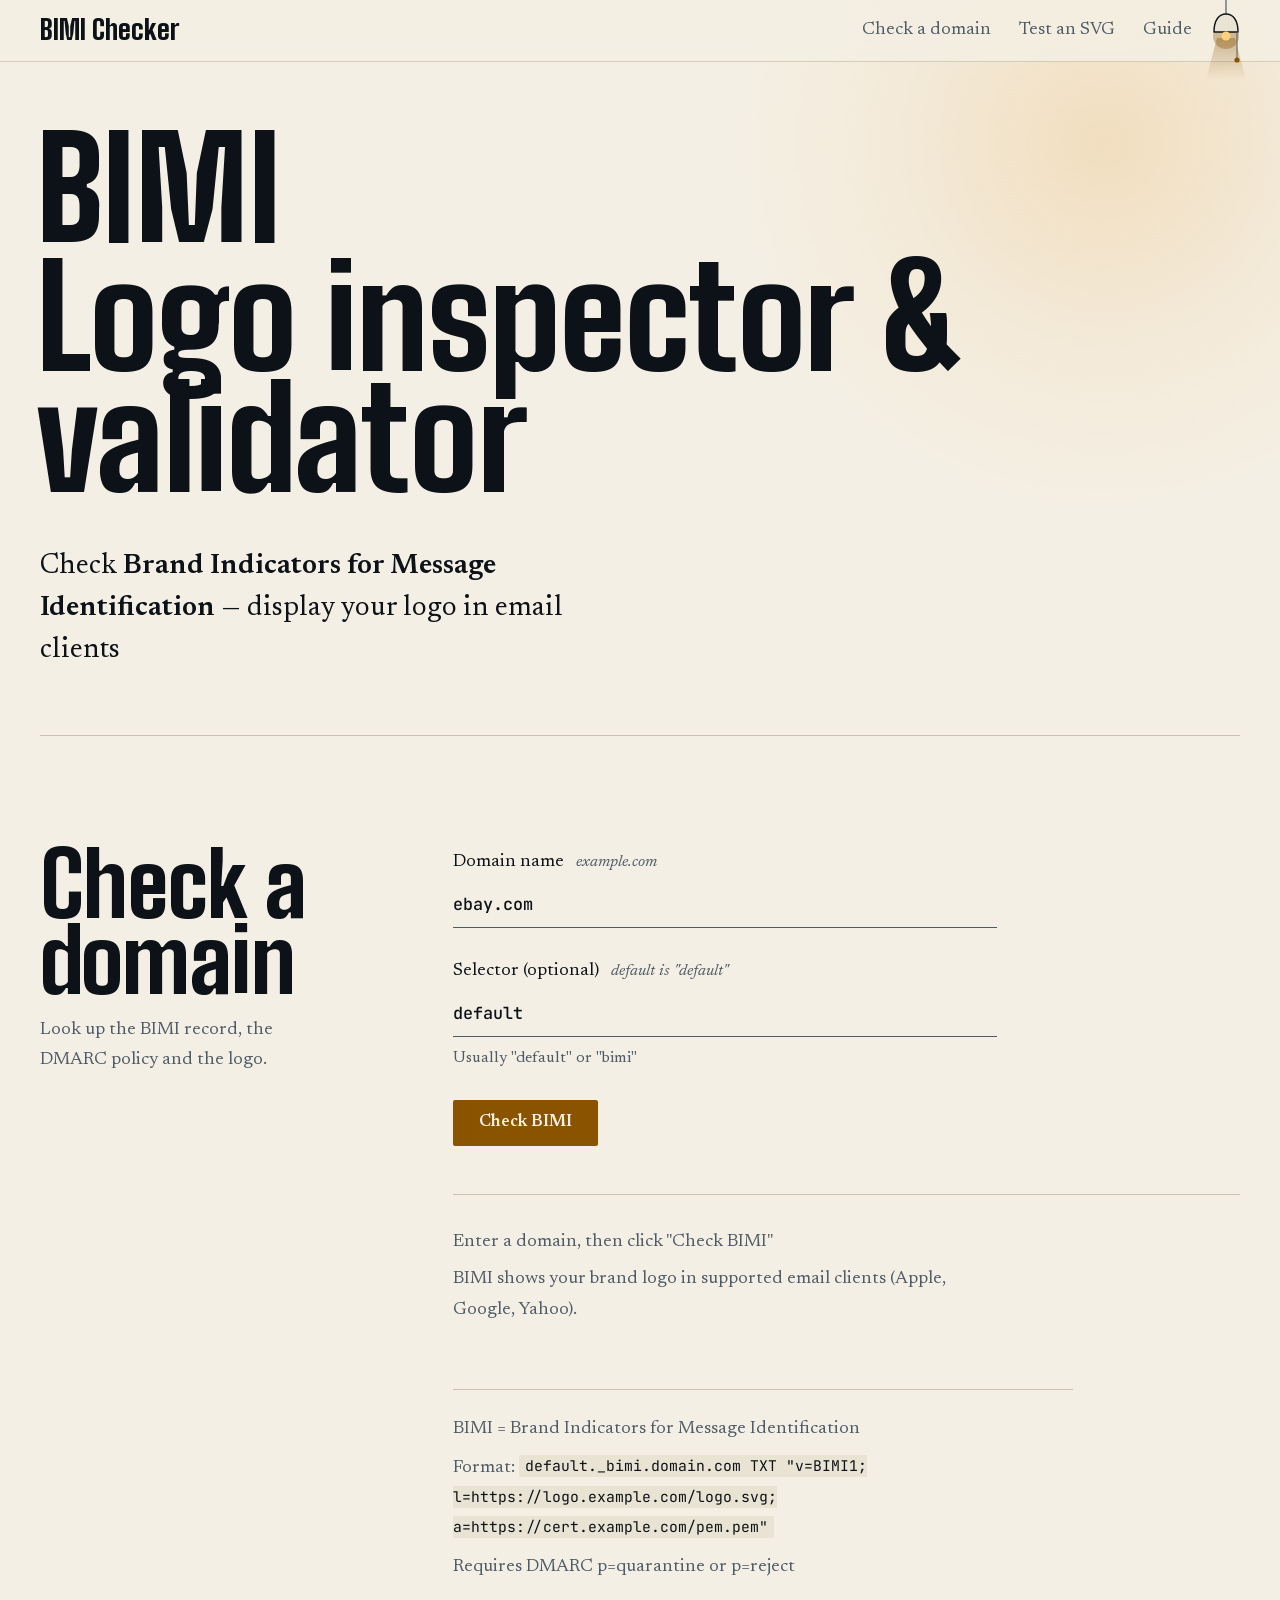
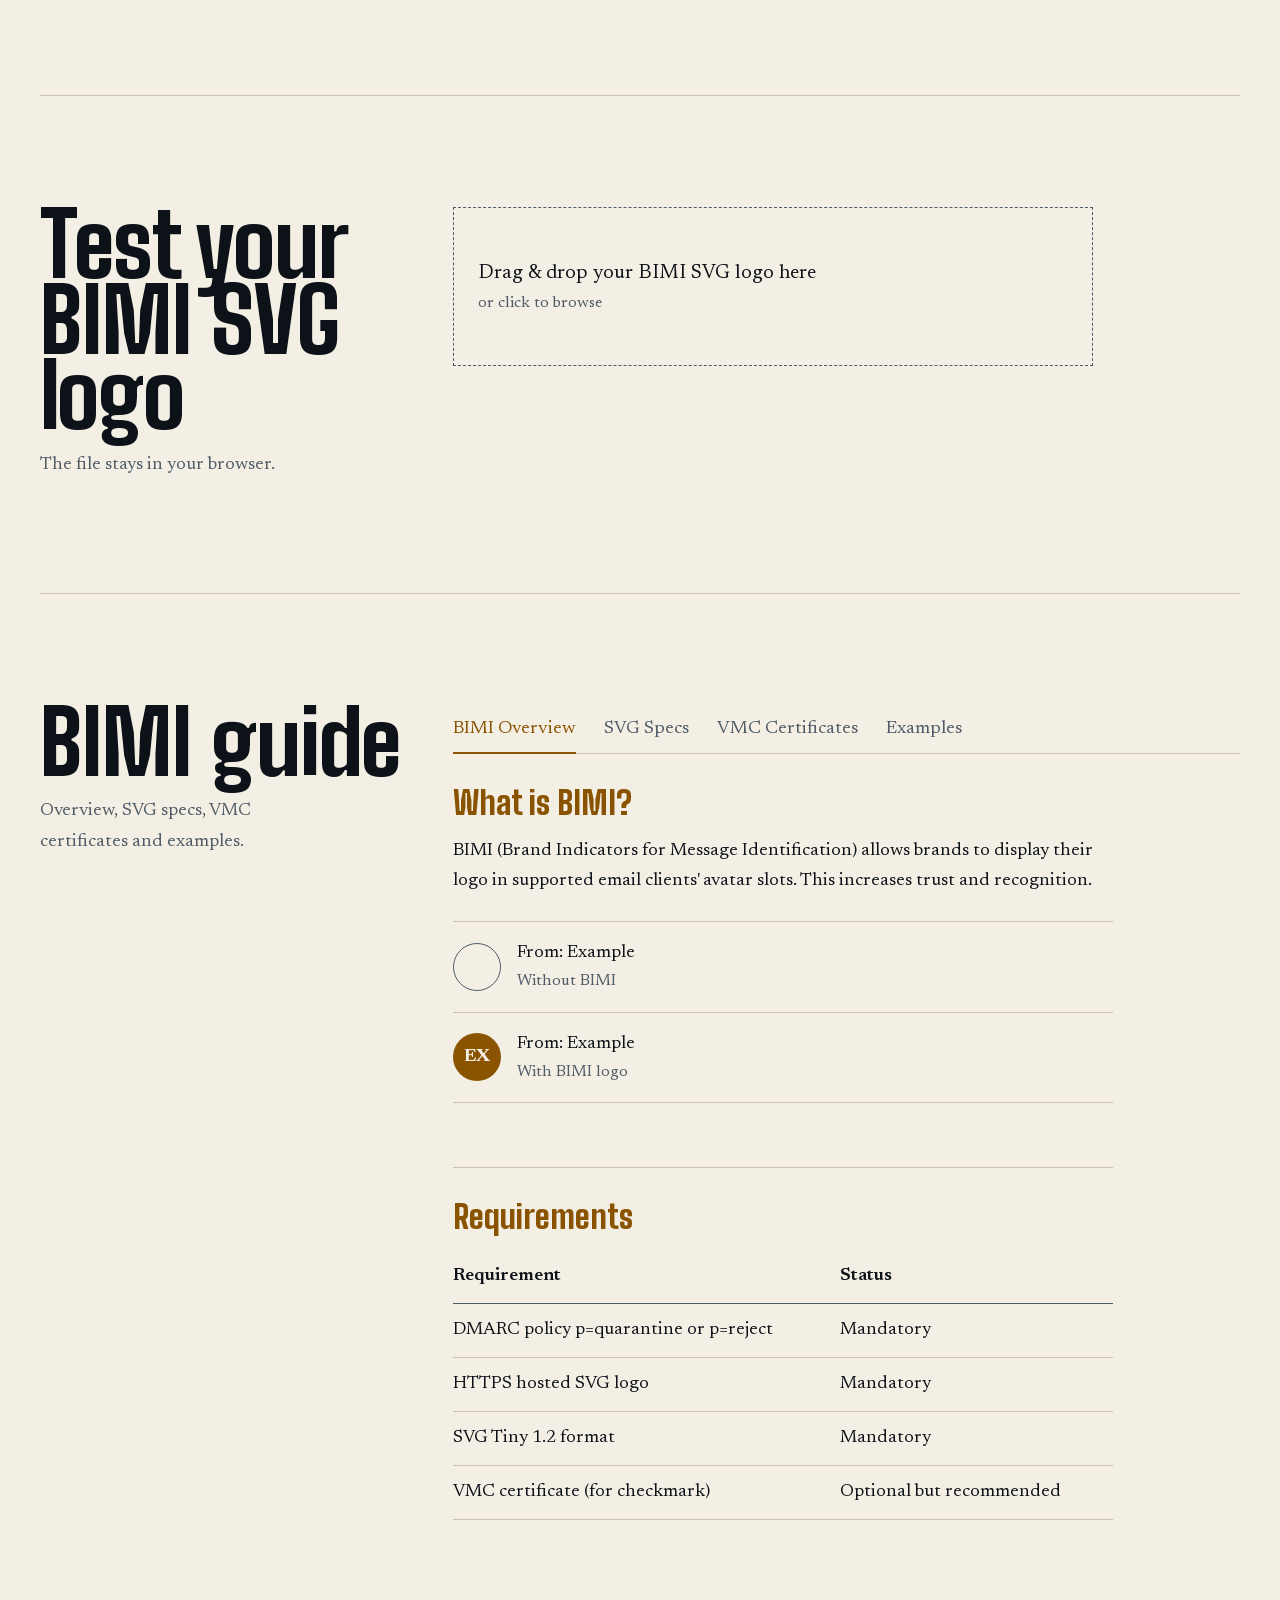
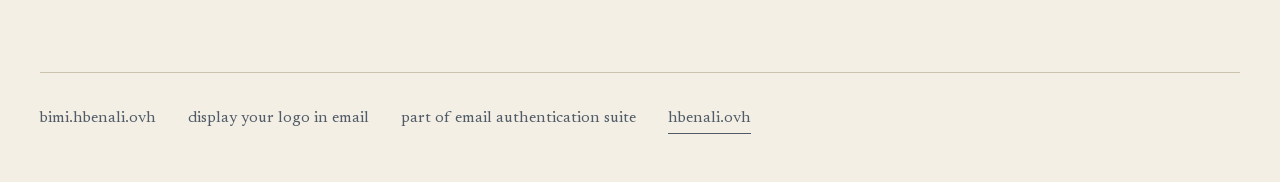
<file: index.html>
<!DOCTYPE html>
<html lang="en">
<head>
  <meta charset="UTF-8">
  <meta name="viewport" content="width=device-width, initial-scale=1.0">
  <title>BIMI Checker — Logo Inspector & DMARC/BIMI Record Validator</title>
  <meta name="description" content="Free BIMI record checker. Instantly validate any domain's BIMI DNS record, check DMARC policy, preview the brand logo, and inspect VMC certificate details — all in your browser.">
  <meta name="robots" content="index, follow">
  <link rel="canonical" href="https://bimi.hbenali.ovh/">

  <!-- Security (static hosting: no custom HTTP headers, so CSP/referrer are set here; X-Frame-Options/X-Content-Type-Options need a real header and aren't achievable via meta) -->
  <!-- img-src stays open to https: because BIMI logos are hosted at whatever domain the record points to -->
  <meta http-equiv="Content-Security-Policy" content="default-src 'self'; script-src 'self'; style-src 'self'; font-src 'self'; img-src 'self' data: https:; connect-src 'self' https://dns.google; object-src 'none'; base-uri 'self'; form-action 'self'">
  <meta name="referrer" content="strict-origin-when-cross-origin">

  <!-- Open Graph -->
  <meta property="og:type" content="website">
  <meta property="og:title" content="BIMI Checker — Logo Inspector & DMARC/BIMI Record Validator">
  <meta property="og:description" content="Validate any domain's BIMI DNS record, check DMARC policy, preview the brand logo, and inspect VMC certificate details.">
  <meta property="og:url" content="https://bimi.hbenali.ovh/">
  <meta property="og:site_name" content="BIMI Checker">
  <meta property="og:locale" content="en_US">
  <meta property="og:image" content="https://bimi.hbenali.ovh/favicon.svg">
  <meta property="og:image:type" content="image/svg+xml">

  <!-- Twitter Card -->
  <meta name="twitter:card" content="summary">
  <meta name="twitter:title" content="BIMI Checker — Logo Inspector & DMARC/BIMI Record Validator">
  <meta name="twitter:description" content="Validate any domain's BIMI DNS record, check DMARC policy, preview the brand logo, and inspect VMC certificate details.">
  <meta name="twitter:image" content="https://bimi.hbenali.ovh/favicon.svg">

  <!-- SVG Favicon -->
  <link rel="icon" type="image/svg+xml" href="/favicon.svg">
  <link rel="alternate icon" href="/favicon.ico">
  <link rel="apple-touch-icon" href="/apple-touch-icon.png">
  <meta name="color-scheme" content="dark light">
  <meta name="theme-color" content="#0c1218" media="(prefers-color-scheme: dark)">
  <meta name="theme-color" content="#f4efe4" media="(prefers-color-scheme: light)">
  <link rel="manifest" href="/manifest.json">
  <meta name="mobile-web-app-capable" content="yes">
  <meta name="apple-mobile-web-app-capable" content="yes">
  <meta name="apple-mobile-web-app-status-bar-style" content="black-translucent">
  <meta name="color-scheme" content="dark">
  <meta name="apple-mobile-web-app-title" content="BIMI Checker">

  <!-- dns.google is only hit on-demand after a lookup -->
  <link rel="dns-prefetch" href="https://dns.google">

  <!-- Structured data -->
  <script type="application/ld+json">
  {
    "@context": "https://schema.org",
    "@graph": [
      {
        "@type": "WebSite",
        "url": "https://bimi.hbenali.ovh/",
        "name": "BIMI Checker",
        "description": "Free BIMI record checker for validating DNS records, DMARC policy, logo previews, and VMC certificates.",
        "potentialAction": {
          "@type": "SearchAction",
          "target": "https://bimi.hbenali.ovh/?domain={search_term_string}",
          "query-input": "required name=search_term_string"
        }
      },
      {
        "@type": "WebApplication",
        "name": "BIMI Checker",
        "url": "https://bimi.hbenali.ovh/",
        "applicationCategory": "UtilitiesApplication",
        "operatingSystem": "Any",
        "description": "Check any domain's BIMI DNS record, DMARC readiness, logo preview, and VMC certificate.",
        "offers": {
          "@type": "Offer",
          "price": "0",
          "priceCurrency": "USD"
        }
      }
    ]
  }
  </script>

  <link rel="preload" as="font" type="font/woff2" href="/fonts/big-shoulders-latin-wght.woff2" crossorigin>
  <link rel="preload" as="font" type="font/woff2" href="/fonts/newsreader-latin-wght.woff2" crossorigin>
  <script src="/theme.js"></script>
  <link rel="stylesheet" href="/site.css">
  <script src="/app.js" defer></script>
</head>
<body>
<a class="skip" href="#check">Skip to the checker</a>

<header class="bar">
  <div class="bar-inner">
    <a class="mark" href="/">BIMI Checker</a>
    <nav aria-label="Sections">
      <ul>
        <li><a href="#check">Check a domain</a></li>
        <li><a href="#upload">Test an SVG</a></li>
        <li><a href="#guide">Guide</a></li>
      </ul>
    </nav>
  </div>
</header>

<div class="hero wrap">
  <h1 class="display"><span class="line"><span>BIMI</span></span><span class="line"><span>Logo inspector &amp; validator</span></span></h1>
  <p class="lead">Check <strong>Brand Indicators for Message Identification</strong> — display your logo in email clients</p>
</div>

<main>
  <section class="block wrap" id="check" aria-labelledby="checkTitle">
    <div class="block-head"><div>
      <h2 class="display block-title" id="checkTitle">Check a domain</h2>
      <p class="block-note">Look up the BIMI record, the DMARC policy and the logo.</p>
    </div></div>
    <div class="block-body">
      <h3 class="sr-only">Check a domain's BIMI record</h3>

      <div class="field">
        <label for="domainInput">Domain name <i>example.com</i></label>
        <input type="text" id="domainInput" placeholder="e.g. example.com" value="ebay.com" spellcheck="false" autocomplete="off">
      </div>

      <div class="field">
        <label for="selectorInput">Selector (optional) <i>default is "default"</i></label>
        <input type="text" id="selectorInput" placeholder="default" value="default">
        <p class="help">Usually "default" or "bimi"</p>
      </div>

      <button class="btn" id="checkBtn" type="button">
        <span id="btnText">Check BIMI</span>
        <span id="btnLoader"></span>
      </button>

      <div class="result-area" id="resultContainer" aria-live="polite">
        <div class="empty-state" id="placeholderState">
          Enter a domain, then click "Check BIMI"
          <span class="sub">BIMI shows your brand logo in supported email clients (Apple, Google, Yahoo).</span>
        </div>
        <div id="recordsContainer"></div>
        <div id="errorContainer"></div>
      </div>

      <div class="note">
        <p>BIMI = Brand Indicators for Message Identification</p>
        <p>Format: <code>default._bimi.domain.com TXT "v=BIMI1; l=https://logo.example.com/logo.svg; a=https://cert.example.com/pem.pem"</code></p>
        <p>Requires DMARC p=quarantine or p=reject</p>
      </div>
    </div>
  </section>

  <section class="block wrap" id="upload" aria-labelledby="uploadTitle">
    <div class="block-head"><div>
      <h2 class="display block-title" id="uploadTitle">Test your BIMI SVG logo</h2>
      <p class="block-note">The file stays in your browser.</p>
    </div></div>
    <div class="block-body">
      <label class="upload-area" id="uploadArea" for="fileInput">
        <p>Drag &amp; drop your BIMI SVG logo here</p>
        <p class="upload-hint">or click to browse</p>
        <input type="file" id="fileInput" accept=".svg,image/svg+xml" class="sr-only" aria-label="Upload BIMI SVG logo file">
      </label>
      <div id="svgResults" aria-live="polite"></div>
    </div>
  </section>

  <section class="block wrap guide" id="guide" aria-labelledby="guideTitle">
    <div class="block-head"><div>
      <h2 class="display block-title" id="guideTitle">BIMI guide</h2>
      <p class="block-note">Overview, SVG specs, VMC certificates and examples.</p>
    </div></div>
    <div class="block-body">
      <div class="guide-tabs" role="tablist" aria-label="BIMI guide topics">
        <button class="tab-btn active" id="tabOverview" type="button" role="tab" aria-selected="true" aria-controls="overviewTab" tabindex="0">BIMI Overview</button>
        <button class="tab-btn" id="tabSpecs" type="button" role="tab" aria-selected="false" aria-controls="specsTab" tabindex="-1">SVG Specs</button>
        <button class="tab-btn" id="tabVMC" type="button" role="tab" aria-selected="false" aria-controls="vmcTab" tabindex="-1">VMC Certificates</button>
        <button class="tab-btn" id="tabExamples" type="button" role="tab" aria-selected="false" aria-controls="examplesTab" tabindex="-1">Examples</button>
      </div>

      <div class="tab-content active" id="overviewTab" role="tabpanel" aria-labelledby="tabOverview" tabindex="0">
        <div class="guide-card">
          <h3>What is BIMI?</h3>
          <p>BIMI (Brand Indicators for Message Identification) allows brands to display their logo in supported email clients' avatar slots. This increases trust and recognition.</p>
          <div class="compare">
            <div><span class="avatar none" aria-hidden="true"></span><span>From: Example<small>Without BIMI</small></span></div>
            <div><span class="avatar has" aria-hidden="true">EX</span><span>From: Example<small>With BIMI logo</small></span></div>
          </div>
        </div>

        <div class="guide-card">
          <h3>Requirements</h3>
          <table class="bimi-table">
            <tr><th>Requirement</th><th>Status</th></tr>
            <tr><td>DMARC policy p=quarantine or p=reject</td><td>Mandatory</td></tr>
            <tr><td>HTTPS hosted SVG logo</td><td>Mandatory</td></tr>
            <tr><td>SVG Tiny 1.2 format</td><td>Mandatory</td></tr>
            <tr><td>VMC certificate (for checkmark)</td><td>Optional but recommended</td></tr>
          </table>
        </div>
      </div>

      <div class="tab-content" id="specsTab" role="tabpanel" aria-labelledby="tabSpecs" tabindex="0">
        <div class="guide-card">
          <h3>BIMI SVG Requirements</h3>
          <ul class="guide-list">
            <li><strong>SVG Tiny 1.2</strong> profile required</li>
            <li><strong>Square aspect ratio</strong> (1:1)</li>
            <li><strong>No raster images</strong> (PNG/JPG embedded)</li>
            <li><strong>No scripts</strong> or animations</li>
            <li><strong>Max 32KB</strong> file size</li>
            <li><strong>HTTPS only</strong> hosting</li>
          </ul>
        </div>

        <div class="guide-card">
          <h3>Sample BIMI SVG</h3>
          <div class="code-block"><span class="comment">&lt;!-- BIMI-compliant SVG Tiny 1.2 --&gt;</span>
&lt;svg version="1.2" baseProfile="tiny" xmlns="http://www.w3.org/2000/svg" viewBox="0 0 100 100"&gt;
  &lt;rect width="100" height="100" fill="#008080" rx="20"/&gt;
  &lt;text x="50" y="70" font-size="40" text-anchor="middle" fill="white" font-family="Arial"&gt;B&lt;/text&gt;
&lt;/svg&gt;</div>
        </div>
      </div>

      <div class="tab-content" id="vmcTab" role="tabpanel" aria-labelledby="tabVMC" tabindex="0">
        <div class="guide-card">
          <h3>VMC (Verified Mark Certificate)</h3>
          <p>VMCs are special certificates that prove you own the trademark for your logo. When present, email clients show a verified checkmark badge.</p>
          <div class="brand-row">
            <span class="avatar" aria-hidden="true">EB</span>
            <span>Example Brand<span class="verified">Verified</span></span>
          </div>
        </div>

        <div class="guide-card">
          <h3>VMC Issuers</h3>
          <table class="bimi-table">
            <tr><th>CA</th><th>Certificate Type</th></tr>
            <tr><td>DigiCert</td><td>VMC (requires trademark)</td></tr>
            <tr><td>Entrust</td><td>VMC (requires trademark)</td></tr>
            <tr><td>GlobalSign</td><td>VMC (requires trademark)</td></tr>
          </table>
        </div>
      </div>

      <div class="tab-content" id="examplesTab" role="tabpanel" aria-labelledby="tabExamples" tabindex="0">
        <div class="guide-card">
          <h3>BIMI Examples</h3>
          <table class="bimi-table">
            <tr><th>Domain</th><th>BIMI Status</th><th>Logo</th></tr>
            <tr><td>ebay.com</td><td><span class="valid">Active</span></td><td><span class="swatch sw-ebay" aria-hidden="true">eb</span></td></tr>
            <tr><td>paypal.com</td><td><span class="valid">Active</span></td><td><span class="swatch sw-paypal" aria-hidden="true">P</span></td></tr>
            <tr><td>linkedin.com</td><td><span class="valid">Active</span></td><td><span class="swatch sw-linkedin" aria-hidden="true">in</span></td></tr>
          </table>
        </div>

        <div class="guide-card">
          <h3>Client Support</h3>
          <table class="bimi-table">
            <tr><th>Email Client</th><th>BIMI Support</th><th>VMC Support</th></tr>
            <tr><td>Gmail</td><td>Yes</td><td>Yes</td></tr>
            <tr><td>Apple Mail</td><td>Yes</td><td>Yes</td></tr>
            <tr><td>Yahoo Mail</td><td>Yes</td><td>Yes</td></tr>
            <tr><td>Outlook.com</td><td>Yes</td><td>No</td></tr>
            <tr><td>Fastmail</td><td>Yes</td><td>Yes</td></tr>
          </table>
        </div>
      </div>
    </div>
  </section>
</main>

<footer class="foot">
  <div>
    <span>bimi.hbenali.ovh</span>
    <span>display your logo in email</span>
    <span>part of email authentication suite</span>
    <a href="https://hbenali.ovh" target="_blank" rel="noopener noreferrer">hbenali.ovh<span class="sr-only"> (opens in a new tab)</span></a>
  </div>
</footer>
</body>
</html>
</file>
<file: site.css>
/* bimi.hbenali.ovh: one stylesheet for every page (design system shared with hbenali.ovh). Dark editorial: cold ink, bone text,
   a sodium-lamp glow, verdigris only for "online". Fonts are self-hosted (see fonts/README.md). */

@font-face {
    font-family: 'Big Shoulders';
    font-style: normal;
    font-weight: 600 900;
    font-display: swap;
    src: url('fonts/big-shoulders-latin-wght.woff2') format('woff2');
}
@font-face {
    font-family: 'Newsreader';
    font-style: normal;
    font-weight: 200 800;
    font-display: swap;
    src: url('fonts/newsreader-latin-wght.woff2') format('woff2');
}
@font-face {
    font-family: 'Newsreader';
    font-style: italic;
    font-weight: 200 800;
    font-display: swap;
    src: url('fonts/newsreader-italic-latin-wght.woff2') format('woff2');
}
@font-face {
    font-family: 'JetBrains Mono';
    font-style: normal;
    font-weight: 100 800;
    font-display: swap;
    src: url('fonts/jetbrains-mono-latin-wght.woff2') format('woff2');
}

:root {
    --ink: #0c1218;
    --slate: #17212b;
    --line: #263341;
    --bone: #e7e1d3;
    --mist: #8e9aa6;
    --sodium: #e9a23b;
    --verdigris: #5db7a0;
    --fail: #e5776f;
    --glow: rgba(233, 162, 59, 0.2);
    --glow-soft: rgba(233, 162, 59, 0.06);
    --glass: rgba(12, 18, 24, 0.82);
    --wash: rgba(23, 33, 43, 0.6);
    --rule: rgba(38, 51, 65, 0.7);
    --track-btn: rgba(12, 18, 24, 0.3);
    --logo-bg: #e7e1d3;
    --logo-fg: #0c1218;
    --logo-edge: transparent;
    --logo-track: rgba(12, 18, 24, 0.2);
    --logo-fail: #8f2a22;
    --on-brand: #ffffff;
    --brand-ebay: #c4161c;
    --brand-paypal: #003087;
    --brand-linkedin: #0a66c2;

    --display: 'Big Shoulders', 'Arial Narrow', Impact, sans-serif;
    --serif: 'Newsreader', Georgia, serif;
    --mono: 'JetBrains Mono', ui-monospace, monospace;

    --gutter: clamp(1.5rem, 4vw, 2.5rem);
    color-scheme: dark;
}

/* Light: follows the system setting until the lamp (theme.js) is used. Dark above is the default and the identity.
   Contrast on --ink (page) / --slate (surface): text 16/14.7, muted 6.0/5.4, accent 5.5/4.9, ok 5.2/4.7, fail 5.7/5.1.
   The logo preview box stays a light neutral in both modes so logos remain visible. */
@media (prefers-color-scheme: light) {
    :root:not([data-theme="dark"]) {
        --ink: #f4efe4;
        --slate: #e9e3d4;
        --line: #cbc3b0;
        --bone: #0c1218;
        --mist: #4f5b67;
        --sodium: #8a5300;
        --verdigris: #1b7058;
        --fail: #b3261e;
        --glow: rgba(233, 162, 59, 0.22);
        --glow-soft: rgba(233, 162, 59, 0.07);
        --glass: rgba(244, 239, 228, 0.86);
        --wash: rgba(233, 227, 212, 0.7);
        --rule: rgba(203, 195, 176, 0.8);
        --track-btn: rgba(244, 239, 228, 0.3);
        --logo-bg: #ffffff;
        --logo-edge: #cbc3b0;
        color-scheme: light;
    }
}
:root[data-theme="light"] {
    --ink: #f4efe4;
    --slate: #e9e3d4;
    --line: #cbc3b0;
    --bone: #0c1218;
    --mist: #4f5b67;
    --sodium: #8a5300;
    --verdigris: #1b7058;
    --fail: #b3261e;
    --glow: rgba(233, 162, 59, 0.22);
    --glow-soft: rgba(233, 162, 59, 0.07);
    --glass: rgba(244, 239, 228, 0.86);
    --wash: rgba(233, 227, 212, 0.7);
    --rule: rgba(203, 195, 176, 0.8);
    --track-btn: rgba(244, 239, 228, 0.3);
    --logo-bg: #ffffff;
    --logo-edge: #cbc3b0;
    color-scheme: light;
}

*, *::before, *::after { box-sizing: border-box; margin: 0; padding: 0; }

html { background: var(--ink); scroll-behavior: smooth; scroll-padding-top: 5.5rem; }

body {
    min-height: 100vh;
    background: var(--ink);
    color: var(--bone);
    font-family: var(--serif);
    font-size: 1.125rem;
    line-height: 1.7;
    font-optical-sizing: auto;
    -webkit-font-smoothing: antialiased;
    text-rendering: optimizeLegibility;
}

::selection { background: var(--sodium); color: var(--ink); }
:focus-visible { outline: 2px solid var(--sodium); outline-offset: 4px; border-radius: 2px; }

a { color: inherit; }
ul { list-style: none; }
strong { font-weight: 600; }
img { max-width: 100%; height: auto; display: block; }
[hidden] { display: none !important; }

.sr-only {
    position: absolute; width: 1px; height: 1px; overflow: hidden;
    clip-path: inset(50%); white-space: nowrap;
}
.skip {
    position: fixed; top: 0.75rem; left: 0.75rem; z-index: 60;
    background: var(--sodium); color: var(--ink); padding: 0.5rem 1rem;
    transform: translateY(-300%);
}
.skip:focus { transform: none; }

/* Underline that draws in on hover and focus. */
.link, .guide a, .note a, footer a {
    text-decoration: none;
    background-image: linear-gradient(currentColor, currentColor);
    background-repeat: no-repeat;
    background-size: 100% 1px;
    background-position: 0 100%;
    padding-bottom: 2px;
    transition: background-size 0.35s cubic-bezier(0.22, 1, 0.36, 1), color 0.2s;
}
.link:hover, .link:focus-visible, .guide a:hover, .guide a:focus-visible, .note a:hover, .note a:focus-visible,
footer a:hover, footer a:focus-visible { color: var(--sodium); background-size: 100% 2px; }

.display { font-family: var(--display); font-weight: 800; line-height: 0.86; letter-spacing: -0.01em; }

/* ───────────── Top bar ───────────── */
.bar {
    position: fixed; inset: 0 0 auto 0; z-index: 40;
    border-bottom: 1px solid var(--rule);
    background: var(--glass);
    -webkit-backdrop-filter: blur(10px); backdrop-filter: blur(10px);
}
.bar-inner {
    max-width: 110rem; margin: 0 auto; padding: 0.55rem var(--gutter);
    display: flex; flex-wrap: wrap; align-items: center; justify-content: space-between; column-gap: 1.5rem;
}
.mark { font-family: var(--display); font-weight: 800; font-size: 1.7rem; line-height: 1.4; text-decoration: none; }
.bar nav { overflow-x: auto; scrollbar-width: none; margin-inline: -0.5rem; }
.bar nav ul { display: flex; gap: 0.25rem; white-space: nowrap; }
.bar nav a { display: block; padding: 0.4rem 0.5rem; color: var(--mist); text-decoration: none; transition: color 0.2s; }
.bar nav a:hover { color: var(--bone); }
@media (min-width: 40rem) { .bar nav ul { gap: 0.75rem; } }

/* ───────────── Hero ───────────── */
.wrap { max-width: 110rem; margin: 0 auto; padding-inline: var(--gutter); }

.hero { position: relative; isolation: isolate; overflow: hidden; padding-block: 8rem 4rem; }
.hero::before {
    content: ''; position: absolute; z-index: -1; top: -14rem; right: -12rem;
    width: min(46rem, 140vw); aspect-ratio: 1; border-radius: 50%;
    background: radial-gradient(closest-side, var(--glow), var(--glow-soft) 55%, transparent);
    pointer-events: none;
}
.hero h1 { font-size: clamp(2.9rem, 11vw, 10rem); margin-left: -0.03em; }
.hero h1 .line { display: block; overflow: hidden; padding-bottom: 0.05em; }
.hero h1 .line > span { display: block; animation: rise 1.1s cubic-bezier(0.16, 1, 0.3, 1) both; }
.hero h1 .line:nth-child(2) > span { animation-delay: 0.13s; }
.hero .lead { margin-top: 2.5rem; max-width: 36ch; font-size: clamp(1.35rem, 2.4vw, 1.75rem); line-height: 1.5; animation: fade 0.9s 0.55s both; }

@keyframes rise { from { transform: translateY(108%); } }
@keyframes fade { from { opacity: 0; transform: translateY(12px); } }

/* ───────────── Sections ───────────── */
.block { position: relative; padding-block: 5rem; display: grid; gap: 2.5rem; }
.block::before { content: ''; position: absolute; top: 0; left: var(--gutter); right: var(--gutter); height: 1px; background: var(--line); }
.block-title { font-size: clamp(3.25rem, 7vw, 5.5rem); }
.block-note { margin-top: 1rem; max-width: 30ch; color: var(--mist); }
.block-body { min-width: 0; }
@media (min-width: 64rem) {
    .block { grid-template-columns: repeat(12, 1fr); padding-block: 7rem; }
    .block-head { grid-column: span 4; }
    .block-head > div { position: sticky; top: 7rem; }
    .block-body { grid-column: span 8; }
}

/* ───────────── Form ───────────── */
.field { margin-bottom: 1.75rem; max-width: 34rem; }
.field label { display: block; color: var(--bone); margin-bottom: 0.2rem; }
.field label i { color: var(--mist); font-size: 1rem; margin-left: 0.5rem; }
.field input {
    display: block; width: 100%; background: none; border: 0; border-bottom: 1px solid var(--mist);
    color: var(--bone); font: 500 1.05rem/1 var(--mono); padding: 0.75rem 0; border-radius: 0;
    transition: border-color 0.2s;
}
.field input:focus { border-bottom-color: var(--sodium); }
.field input::placeholder { color: var(--mist); opacity: 0.7; }
.field .help { margin-top: 0.5rem; color: var(--mist); font-size: 1rem; }

.btn {
    display: inline-flex; align-items: center; gap: 0.6rem; background: var(--sodium); color: var(--ink);
    padding: 0.7rem 1.6rem; font: 600 1.05rem/1.4 var(--serif); border: 0; border-radius: 2px; cursor: pointer;
    transition: background-color 0.2s, transform 0.2s;
}
.btn:hover, .btn:focus-visible { background: var(--bone); transform: translateY(-2px); }
.btn:active { transform: none; }
.btn:disabled { opacity: 0.7; cursor: progress; transform: none; }

.loader { display: inline-block; width: 1rem; height: 1rem; border: 2px solid var(--track-btn); border-top-color: var(--ink); border-radius: 50%; animation: spin 0.8s linear infinite; }
#btnLoader { display: none; }
@keyframes spin { to { transform: rotate(360deg); } }

/* ───────────── Results ───────────── */
.result-area { margin-top: 3rem; border-top: 1px solid var(--line); padding-top: 2rem; }
#recordsContainer, #errorContainer, #svgResults { display: none; }

.empty-state { color: var(--mist); max-width: 52ch; }
.empty-state .sub { display: block; margin-top: 0.4rem; }

.error-message { border-left: 2px solid var(--fail); padding: 0.25rem 0 0.25rem 1.25rem; color: var(--fail); max-width: 60ch; }
.error-message strong { font-weight: 600; }

.result-header { display: flex; flex-wrap: wrap; align-items: baseline; gap: 0.5rem 1.25rem; margin-bottom: 1.5rem; }
.result-header h3 { font-family: var(--display); font-weight: 800; font-size: 2rem; line-height: 1.05; color: var(--sodium); }
.badge-domain { font: 500 1rem/1.5 var(--mono); overflow-wrap: anywhere; }
.share-btn {
    margin-left: auto; background: none; border: 0; color: var(--bone); font: inherit; font-size: 1rem; cursor: pointer;
    background-image: linear-gradient(currentColor, currentColor); background-repeat: no-repeat; background-size: 100% 1px; background-position: 0 100%;
    padding-bottom: 2px; transition: color 0.2s;
}
.share-btn:hover { color: var(--sodium); }
.inline-feedback { flex-basis: 100%; font-size: 1rem; color: var(--mist); overflow-wrap: anywhere; }

.record-meta { display: flex; flex-wrap: wrap; gap: 0.25rem 2rem; color: var(--mist); padding-bottom: 1.25rem; border-bottom: 1px solid var(--line); margin-bottom: 1.25rem; overflow-wrap: anywhere; }

/* Status: a visible word plus a rule, never colour alone. */
.valid { color: var(--verdigris); }
.invalid { color: var(--fail); }
.warning { color: var(--sodium); }
.validation-list { display: grid; gap: 0.6rem; margin: 1.5rem 0; }
.validation-badge { display: block; border-left: 2px solid currentColor; padding-left: 1rem; overflow-wrap: anywhere; }
.validation-badge .st { font-weight: 700; }
.validation-badge.valid, .validation-badge.invalid, .validation-badge.warning { color: inherit; }
.validation-badge.valid { border-left-color: var(--verdigris); }
.validation-badge.invalid { border-left-color: var(--fail); }
.validation-badge.warning { border-left-color: var(--sodium); }
.validation-badge.valid .st { color: var(--verdigris); }
.validation-badge.invalid .st { color: var(--fail); }
.validation-badge.warning .st { color: var(--sodium); }
.dmarc-status { margin: 1.25rem 0; display: grid; gap: 0.25rem; }
.dmarc-note { padding-left: calc(1rem + 2px); }

.logo-preview-section { display: flex; flex-wrap: wrap; gap: 1.5rem 2.5rem; margin: 2rem 0; padding: 1.5rem 0; border-block: 1px solid var(--line); }
.logo-display { flex: 0 0 120px; }
.logo-box {
    width: 120px; height: 120px; background: var(--logo-bg); color: var(--logo-fg); border: 1px solid var(--logo-edge); border-radius: 2px;
    display: flex; flex-direction: column; align-items: center; justify-content: center; overflow: hidden; text-align: center;
}
.logo-box svg, .logo-box img { max-width: 100px; max-height: 100px; }
.logo-placeholder { font-size: 1rem; line-height: 1.3; color: var(--logo-fg); padding: 0.25rem; }
.logo-placeholder.bad { font-weight: 700; }
.logo-loading { width: 36px; height: 36px; border: 3px solid var(--logo-track); border-top-color: var(--logo-fg); border-radius: 50%; animation: spin 1s linear infinite; }
.logo-error { color: var(--logo-fail); font-size: 0.9rem; line-height: 1.3; padding: 0 0.25rem; }
.logo-error a { color: inherit; }
.logo-caption { margin-top: 0.5rem; color: var(--mist); font-size: 1rem; }
.logo-info { flex: 1 1 14rem; min-width: 0; }
.logo-meta { display: block; font: 0.9rem/1.6 var(--mono); overflow-wrap: anywhere; margin-bottom: 0.5rem; }
.logo-hint { margin-top: 1rem; color: var(--mist); }

.tag-list { display: flex; flex-wrap: wrap; gap: 0.5rem 1.5rem; margin: 1.5rem 0; font: 0.9rem/1.6 var(--mono); }
.tag { overflow-wrap: anywhere; }
.tag-key { color: var(--sodium); font-weight: 600; }

.record-card { font: 0.9rem/1.7 var(--mono); background: var(--slate); border-left: 2px solid var(--line); padding: 1.25rem 1.5rem; white-space: pre-wrap; overflow-wrap: anywhere; max-height: 14rem; overflow-y: auto; margin-bottom: 1rem; }
.dns-line { font-size: 1rem; color: var(--mist); overflow-wrap: anywhere; }
.dns-line strong { font-weight: 600; color: var(--bone); }

/* Upload */
.upload-area { display: block; border: 1px dashed var(--mist); padding: 3rem 1.5rem; cursor: pointer; transition: border-color 0.2s, background-color 0.2s; max-width: 40rem; }
.upload-area:hover, .upload-area.dragover { border-color: var(--sodium); background-color: var(--wash); }
.upload-area:has(#fileInput:focus-visible) { outline: 2px solid var(--sodium); outline-offset: 4px; }
.upload-area p { font-size: 1.25rem; }
.upload-area .upload-hint { color: var(--mist); font-size: 1rem; }
#svgResults { margin-top: 2.5rem; }
.svg-title { font-family: var(--display); font-weight: 800; font-size: 2rem; line-height: 1.05; color: var(--sodium); margin-bottom: 1rem; }
.svg-analysis { display: flex; flex-wrap: wrap; gap: 1.5rem 2.5rem; }
.svg-checks { flex: 1 1 14rem; }
.svg-checks .validation-list { margin-top: 0; }
.svg-size { color: var(--mist); }
.svg-size .valid { color: var(--verdigris); }
.svg-size .invalid { color: var(--fail); }

/* Note under the form */
.note { margin-top: 4rem; border-top: 1px solid var(--line); padding-top: 1.5rem; color: var(--mist); display: grid; gap: 0.5rem; max-width: 62ch; }
.note code, .guide code { font: 0.82em var(--mono); background: var(--slate); padding: 0.1em 0.4em; border-radius: 2px; overflow-wrap: anywhere; color: var(--bone); }

/* ───────────── Guide ───────────── */
.guide-tabs { display: flex; flex-wrap: wrap; gap: 0.25rem 1.75rem; border-bottom: 1px solid var(--line); margin-bottom: 2rem; }
.tab-btn {
    background: none; border: 0; border-bottom: 2px solid transparent; margin-bottom: -1px; color: var(--mist);
    font: inherit; font-size: 1.15rem; padding: 0.5rem 0; cursor: pointer; transition: color 0.2s, border-color 0.2s;
}
.tab-btn:hover { color: var(--bone); }
.tab-btn.active { color: var(--sodium); border-bottom-color: var(--sodium); }
.tab-content { display: none; }
.tab-content.active { display: block; }

.guide-card { padding: 0 0 2.5rem; max-width: 66ch; }
.guide-card + .guide-card { border-top: 1px solid var(--line); padding-top: 2rem; }
.guide-card h3 { font-family: var(--display); font-weight: 800; font-size: 2rem; line-height: 1.05; color: var(--sodium); margin-bottom: 1rem; }
.guide-card p + p { margin-top: 1rem; }
.guide-list li { position: relative; padding: 0.3rem 0 0.3rem 1.4rem; }
.guide-list li::before { content: ''; position: absolute; left: 0; top: 1.1em; width: 0.65rem; height: 1px; background: var(--sodium); }

.compare { display: grid; gap: 0; margin: 1.5rem 0; border-block: 1px solid var(--line); }
.compare > div { display: flex; align-items: center; gap: 1rem; padding: 1rem 0; }
.compare > div + div { border-top: 1px solid var(--line); }
.avatar { width: 3rem; height: 3rem; border-radius: 50%; display: inline-flex; align-items: center; justify-content: center; font-weight: 700; flex: none; }
.avatar.none { border: 1px solid var(--mist); color: var(--mist); }
.avatar.has { background: var(--sodium); color: var(--ink); }
.compare small { display: block; color: var(--mist); font-size: 1rem; }

.code-block { background: var(--slate); border-left: 2px solid var(--line); padding: 1.25rem 1.5rem; font: 0.85rem/1.8 var(--mono); overflow-x: auto; white-space: pre-wrap; overflow-wrap: anywhere; margin: 1rem 0; }
.code-block .comment { color: var(--mist); }

.bimi-table { width: 100%; border-collapse: collapse; }
.bimi-table th { text-align: left; font-weight: 600; padding: 0.7rem 1rem 0.7rem 0; border-bottom: 1px solid var(--mist); }
.bimi-table td { padding: 0.7rem 1rem 0.7rem 0; border-bottom: 1px solid var(--line); vertical-align: middle; }
.swatch { width: 2.25rem; height: 2.25rem; border-radius: 50%; display: inline-flex; align-items: center; justify-content: center; color: var(--on-brand); font-weight: 700; font-size: 0.9rem; }
.sw-ebay { background: var(--brand-ebay); }
.sw-paypal { background: var(--brand-paypal); }
.sw-linkedin { background: var(--brand-linkedin); }
.verified { margin-left: 0.5rem; color: var(--verdigris); font-size: 1rem; }
.brand-row { display: flex; align-items: center; gap: 1rem; margin: 1.25rem 0; }
.brand-row .avatar { background: var(--sodium); color: var(--ink); width: 3.5rem; height: 3.5rem; }

footer { color: var(--mist); font-size: 1rem; }
.foot { max-width: 110rem; margin: 0 auto; padding: 0 var(--gutter) 3rem; }
.foot > div { border-top: 1px solid var(--line); padding-top: 2rem; display: flex; flex-wrap: wrap; gap: 0.5rem 2rem; }

/* ───────────── 404 ───────────── */
.nf { min-height: 100vh; display: flex; flex-direction: column; justify-content: center; padding-block: 7rem 4rem; position: relative; isolation: isolate; overflow: hidden; }
.nf::before {
    content: ''; position: absolute; z-index: -1; top: -12rem; right: -10rem; width: min(40rem, 140vw); aspect-ratio: 1; border-radius: 50%;
    background: radial-gradient(closest-side, var(--glow), var(--glow-soft) 55%, transparent);
}
.nf-code { font-size: clamp(9rem, 34vw, 28rem); color: var(--sodium); }
.nf h1 { font-size: clamp(2.8rem, 7vw, 5rem); margin-top: 0.5rem; }
.nf .nf-lead { margin-top: 1rem; max-width: 40ch; color: var(--mist); font-size: 1.3rem; }
.nf-links { margin-top: 2rem; display: flex; flex-wrap: wrap; gap: 0.75rem 2rem; font-size: 1.25rem; }

.nf-fact { margin-top: 3rem; max-width: 52ch; color: var(--mist); border-left: 2px solid var(--line); padding-left: 1.25rem; }
.fact-btn { background: none; border: 0; font: inherit; font-weight: 600; color: var(--bone); cursor: pointer; text-decoration: underline; text-underline-offset: 3px; }
.fact-btn:hover { color: var(--sodium); }

@media (prefers-reduced-motion: reduce) {
    html { scroll-behavior: auto; }
    *, *::before, *::after { animation-duration: 0.01ms !important; animation-delay: 0s !important; transition-duration: 0.01ms !important; }
}

/* ---- Theme lamp: pull-cord switch (see theme.js). Lamp on = light theme. ---- */
.theme-lamp {
    position: absolute; /* scrolls away with the page; fixed on pages with a fixed bar, see below */
    top: 0;
    inset-inline-end: clamp(0.75rem, 3vw, 2rem);
    z-index: 1000;
    display: block;
    width: 2.75rem;
    height: 5.25rem;
    padding: 0;
    border: 0;
    background: none;
    cursor: pointer;
    -webkit-tap-highlight-color: transparent;
}
/* Pages with a fixed top bar or fixed top-right controls: the lamp stays visible and the bar
   reserves room for it (lamp offset + lamp width + gap), so it never covers a link. */
html:has(.bar-inner) .theme-lamp,
html:has(.controls) .theme-lamp { position: fixed; }
.bar-inner { padding-inline-end: calc(clamp(0.75rem, 3vw, 2rem) + 2.75rem + 0.75rem); }
.controls { right: calc(clamp(0.75rem, 3vw, 2rem) + 2.75rem + 0.75rem); }
.theme-lamp svg { display: block; width: 100%; height: 100%; overflow: visible; pointer-events: none; }
.lamp-wire { stroke: var(--mist); stroke-width: 1.2; }
.lamp-shade { fill: var(--slate); stroke: var(--bone); stroke-width: 1.4; stroke-linejoin: round; }
.lamp-bulb { fill: var(--line); transition: fill 0.4s; }
.lamp-halo { fill: var(--sodium); opacity: 0; transition: opacity 0.5s; }
.lamp-cone { fill: url(#lamp-cone); opacity: 0; transition: opacity 0.5s; }
.lamp-stop-a { stop-color: var(--sodium); stop-opacity: 0.38; }
.lamp-stop-b { stop-color: var(--sodium); stop-opacity: 0; }
.lamp-cord { stroke: var(--mist); stroke-width: 1; }
.lamp-bead { fill: var(--sodium); }
.theme-lamp[data-on="true"] .lamp-bulb { fill: #ffd27a; }
.theme-lamp[data-on="true"] .lamp-halo { opacity: 0.35; }
.theme-lamp[data-on="true"] .lamp-cone { opacity: 1; }
.lamp-swing { transform-box: view-box; transform-origin: 22px 0; animation: lamp-swing 0.9s ease-out; }
.lamp-pull { animation: lamp-pull 0.45s cubic-bezier(0.3, 1.6, 0.5, 1); }
@keyframes lamp-swing { 20% { transform: rotate(-5deg); } 45% { transform: rotate(3.5deg); } 70% { transform: rotate(-1.5deg); } }
@keyframes lamp-pull { 35% { transform: translateY(10px); } }

/* The theme switch is a plain cross-fade of the whole page. */
html.theme-vt::view-transition-old(root) { animation: 0.45s ease both lamp-fade-out; }
html.theme-vt::view-transition-new(root) { animation: 0.45s ease both lamp-fade-in; }
@keyframes lamp-fade-out { to { opacity: 0; } }
@keyframes lamp-fade-in { from { opacity: 0; } }

@media (prefers-reduced-motion: reduce) {
    .lamp-swing, .lamp-pull { animation: none; }
    .lamp-bulb, .lamp-halo, .lamp-cone { transition: none; }
}
</file>
